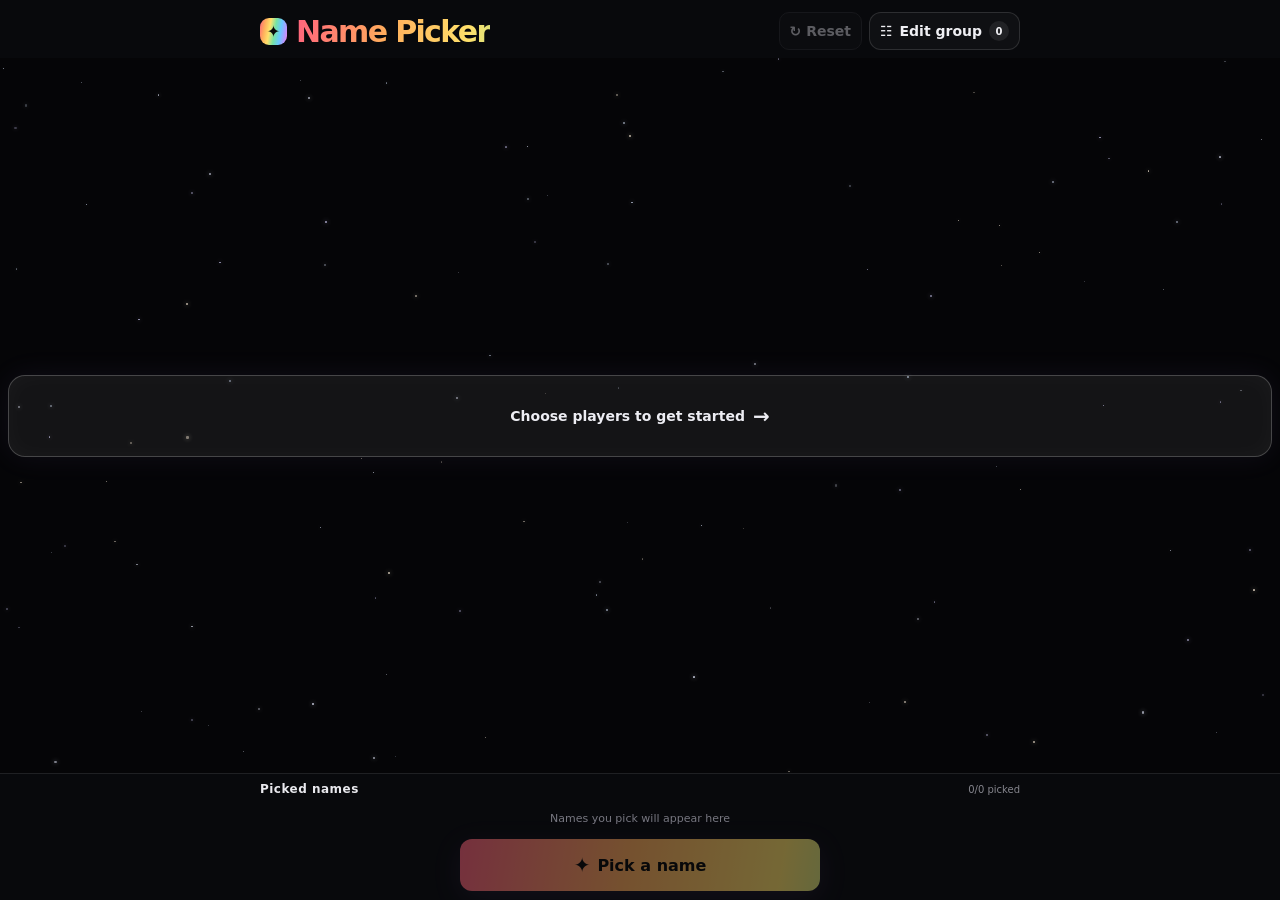
<file: index.html>
<!doctype html>
<html lang="en">
<head>
  <meta charset="utf-8">
  <meta name="viewport" content="width=device-width, initial-scale=1, viewport-fit=cover">
  <meta name="theme-color" content="#050505">
  <title>Name Picker</title>
  <meta name="description" content="A colorful space-themed picker for randomly choosing a name from your group.">
  <meta property="og:title" content="Name Picker">
  <meta property="og:description" content="A colorful space-themed picker for randomly choosing a name from your group.">
  <meta property="og:image" content="assets/name-picker-social-preview.png">
  <meta property="og:image:type" content="image/png">
  <meta property="og:image:width" content="1734">
  <meta property="og:image:height" content="907">
  <meta name="twitter:card" content="summary_large_image">
  <meta name="twitter:title" content="Name Picker">
  <meta name="twitter:description" content="A colorful space-themed picker for randomly choosing a name from your group.">
  <meta name="twitter:image" content="assets/name-picker-social-preview.png">
  <link rel="stylesheet" href="styles.css">
  <script src="app.js" defer></script>
</head>
<body data-page="draw">
  <main class="draw-screen">
    <div class="ambient-sky" aria-hidden="true"></div>
    <header class="draw-topbar">
      <div class="brand"><span class="brand-mark" aria-hidden="true">✦</span><h1><span class="rainbow-text">Name Picker</span></h1></div>
      <div class="top-actions">
        <button class="draw-reset-button" id="draw-reset-button" type="button" disabled>↻ Reset</button>
        <a class="group-nav" href="group.html" aria-label="Edit group"><span aria-hidden="true">☷</span> Edit group <span class="nav-count" id="draw-group-count">0</span></a>
      </div>
    </header>

    <section class="draw-stage" aria-labelledby="draw-title">
      <h2 class="sr-only" id="draw-title">Who's next?</h2>
      <div class="reel" id="reel" aria-live="polite" aria-label="Name picker animation">
        <div class="reel-placeholder" id="reel-placeholder">Tap Pick a name to begin</div>
        <div class="reel-track" id="reel-track" hidden></div>
        <div class="selection-window" aria-hidden="true"></div>
      </div>
    </section>

    <footer class="draw-bottom">
      <section class="history-panel" aria-labelledby="history-title">
        <div class="history-heading"><h2 id="history-title">Picked names</h2><span class="history-count" id="history-count">0 picked</span></div>
        <div class="history-list" id="history-list"><span class="history-empty">Names you pick will appear here</span></div>
      </section>
      <div class="draw-controls">
        <button class="draw-button" id="draw-button" type="button" disabled><span class="button-icon" aria-hidden="true">✦</span><span id="draw-button-label">Pick a name</span></button>
        <div class="load-error" id="load-error" role="alert" hidden></div>
      </div>
    </footer>
  </main>
</body>
</html>
</file>
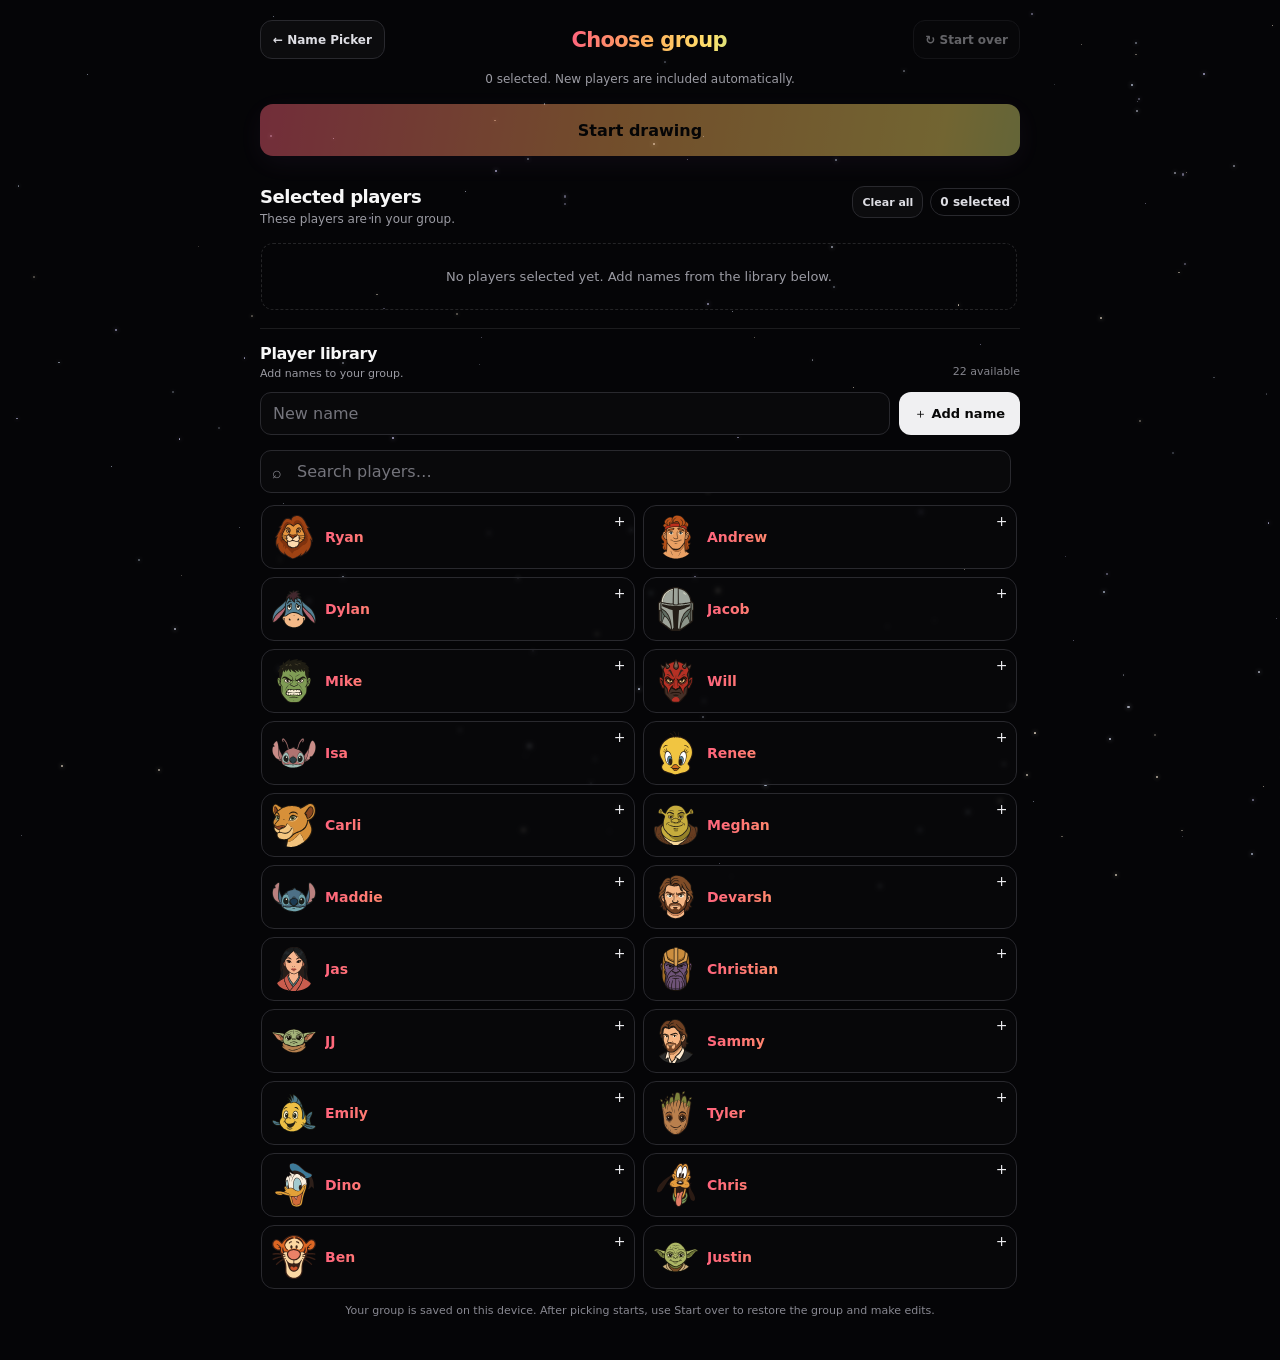
<file: group.html>
<!doctype html>
<html lang="en">
<head>
  <meta charset="utf-8">
  <meta name="viewport" content="width=device-width, initial-scale=1, viewport-fit=cover">
  <meta name="theme-color" content="#050505">
  <title>Choose Group · Name Picker</title>
  <meta name="description" content="Build a group for Name Picker, a colorful space-themed random name picker.">
  <meta property="og:title" content="Name Picker">
  <meta property="og:description" content="A colorful space-themed picker for randomly choosing a name from your group.">
  <meta property="og:image" content="assets/name-picker-social-preview.png">
  <meta property="og:image:type" content="image/png">
  <meta property="og:image:width" content="1734">
  <meta property="og:image:height" content="907">
  <meta name="twitter:card" content="summary_large_image">
  <meta name="twitter:title" content="Name Picker">
  <meta name="twitter:description" content="A colorful space-themed picker for randomly choosing a name from your group.">
  <meta name="twitter:image" content="assets/name-picker-social-preview.png">
  <link rel="stylesheet" href="styles.css">
  <script src="app.js" defer></script>
</head>
<body data-page="group">
  <div class="ambient-sky" aria-hidden="true"></div>
  <main class="group-screen">
    <div class="group-app">
      <header class="group-topbar">
        <a class="secondary-button back-button" href="index.html">← Name Picker</a>
        <h1 class="group-title"><span class="rainbow-text">Choose group</span></h1>
        <button class="reset-button" id="reset-button" type="button" disabled>↻ Start over</button>
      </header>

      <p class="group-status" id="group-status" aria-live="polite">Select players to include in the picker.</p>
      <button class="draw-button start-drawing-button" id="start-drawing" type="button" disabled>Start drawing</button>
      <section class="roster-panel" aria-labelledby="roster-title">
        <div class="roster-heading">
          <div><h2 id="roster-title">Selected players</h2><p>These players are in your group.</p></div>
          <div class="selected-heading-actions">
            <button class="secondary-button clear-selected-button" id="clear-all" type="button">Clear all</button>
            <span class="count-badge" id="selected-count">0 selected</span>
          </div>
        </div>
        <div class="player-list selected-list" id="selected-list" aria-label="Selected players"></div>

        <div class="library-divider">
          <div><h2>Player library</h2><p>Add names to your group.</p></div>
          <span class="list-count" id="list-count">Loading players…</span>
        </div>
        <form class="add-form" id="add-form">
          <label class="sr-only" for="add-input">Add a player</label>
          <input class="add-input" id="add-input" type="text" maxlength="40" placeholder="New name" autocomplete="off">
          <button class="add-button" type="submit">＋ Add name</button>
        </form>
        <div class="tools">
          <label class="search-wrap"><span class="sr-only">Search players</span><span class="search-icon" aria-hidden="true">⌕</span><input id="search-input" class="search-input" type="search" placeholder="Search players…" autocomplete="off"></label>
        </div>
        <div class="player-list library-list" id="player-list" aria-label="Available players"></div>
        <p class="notice" id="group-notice">Your group is saved on this device. After picking starts, use Start over to restore the group and make edits.</p>
      </section>
    </div>
  </main>
</body>
</html>
</file>
<file: styles.css>
:root {
  color-scheme: dark;
  font-family: Inter, ui-sans-serif, system-ui, -apple-system, BlinkMacSystemFont, "Segoe UI", sans-serif;
  color: #f7f7f7;
  background: #050507;
  font-synthesis: none;
  --muted: #9b9ba3;
  --line: #29292e;
  --panel: #111113;
  --rainbow: linear-gradient(100deg, #ff637d 0%, #ffad5c 19%, #ffe16b 36%, #76e3a5 54%, #69c8ff 72%, #b497ff 88%, #ff82d4 100%);
}

* { box-sizing: border-box; }
[hidden] { display: none !important; }
html, body { width: 100%; height: 100%; margin: 0; }
body {
  min-width: 320px;
  background: #050507;
  color: #f7f7f7;
}
body[data-page="draw"] { overflow: hidden; }
body[data-page="group"] { overflow-x: hidden; overflow-y: auto; }
body[data-page="draw"] > .draw-screen, body[data-page="group"] > .group-screen { position: relative; z-index: 1; }
.ambient-sky { position: fixed; z-index: 0; inset: 0; overflow: hidden; pointer-events: none; }
.draw-screen > .ambient-sky { z-index: 2; }
.ambient-star { position: absolute; width: var(--star-size, 2px); height: var(--star-size, 2px); border-radius: 50%; background: var(--star-color, #e6e9ff); opacity: var(--star-opacity, .55); box-shadow: 0 0 5px var(--star-color, #e6e9ff); }
.ambient-star.twinkle { animation: star-twinkle var(--twinkle-time, 5s) ease-in-out infinite alternate; }
@keyframes star-twinkle { from { opacity: .2; } to { opacity: .85; } }
.shooting-star { position: absolute; width: var(--star-length, 120px); height: var(--star-width, 2px); border-radius: 50%; opacity: 0; background: linear-gradient(90deg, transparent, var(--star-color) 45%, #fff 100%); box-shadow: 0 0 8px 1px var(--star-color); transform-origin: left center; animation: star-flight var(--flight-time, 2.5s) linear forwards; }
.shooting-star::after { position: absolute; top: 50%; right: 0; width: 4px; height: 4px; border-radius: 50%; background: #fff; box-shadow: 0 0 9px 3px var(--star-color); content: ""; transform: translate(50%, -50%); }
@keyframes star-flight {
  0% { opacity: 0; transform: translate(0, 0) rotate(var(--star-angle)) scaleX(.15); }
  12% { opacity: .8; transform: translate(0, 0) rotate(var(--star-angle)) scaleX(1); }
  78% { opacity: .65; transform: translate(var(--star-dx), var(--star-dy)) rotate(var(--star-angle)) scaleX(1); }
  100% { opacity: 0; transform: translate(var(--star-dx), var(--star-dy)) rotate(var(--star-angle)) scaleX(.15); }
}
button, input { font: inherit; }
button, a { color: inherit; }
button:focus-visible, a:focus-visible, input:focus-visible { outline: 2px solid #aebcff; outline-offset: 3px; }
button:disabled { cursor: not-allowed; opacity: .44; }

.rainbow-text, .player-name {
  color: transparent;
  background: var(--rainbow);
  background-size: 250% 100%;
  background-position: 0% 50%;
  background-clip: text;
  -webkit-background-clip: text;
  animation: rainbow-flow 4s ease-in-out infinite alternate;
}
@keyframes rainbow-flow {
  from { background-position: 0% 50%; }
  to { background-position: 100% 50%; }
}
.brand { display: flex; align-items: center; gap: 9px; }
.brand-mark { display: grid; width: 27px; height: 27px; flex: 0 0 auto; place-items: center; border-radius: 9px; background: var(--rainbow); color: #090909; font-size: 16px; font-weight: 900; }
.brand h1 { margin: 0; font-size: clamp(23px, 6vw, 30px); letter-spacing: -.055em; line-height: 1.1; }
.secondary-button, .reset-button, .add-button, .draw-button, .group-nav {
  display: inline-flex;
  align-items: center;
  justify-content: center;
  gap: 7px;
  border: 1px solid var(--line);
  border-radius: 12px;
  cursor: pointer;
  font-weight: 800;
  text-decoration: none;
  transition: transform .16s ease, opacity .16s ease, background .16s ease;
}
.secondary-button, .reset-button { min-height: 38px; padding: 7px 11px; background: #ffffff08; color: #dedee4; font-size: 12px; }
.secondary-button:hover:not(:disabled), .reset-button:hover:not(:disabled) { background: #202024; }

/* The draw page is a fixed, full-viewport layout; only the group editor scrolls. */
.draw-screen {
  position: relative;
  display: flex;
  width: 100%;
  height: 100vh;
  height: 100dvh;
  flex-direction: column;
  align-items: center;
  gap: 6px;
  overflow: hidden;
  padding: max(12px, env(safe-area-inset-top)) 16px 0;
}
.draw-topbar, .group-topbar { display: flex; align-items: center; justify-content: space-between; gap: 10px; }
.draw-topbar { position: relative; z-index: 4; width: 100vw; flex: 0 0 auto; margin-top: calc(-1 * max(12px, env(safe-area-inset-top))); padding: max(12px, env(safe-area-inset-top)) max(11px, calc((100vw - 760px) / 2)) 8px; background: #08090c; }
.top-actions { display: flex; align-items: center; gap: 7px; }
.group-nav { height: 38px; min-height: 38px; flex: 0 0 auto; padding: 6px 10px; border-color: #ffffff20; background: #ffffff08; color: #efeff3; font-size: 14px; }
.group-nav:hover { background: #ffffff14; }
.nav-count { display: grid; min-width: 20px; height: 20px; place-items: center; padding: 0 5px; border-radius: 99px; background: #ffffff14; font-size: 10px; }
.draw-stage { position: absolute; z-index: 0; inset: 0; display: flex; width: 100%; min-height: 0; flex-direction: column; align-items: stretch; justify-content: stretch; }
.draw-panel { width: min(100%, 560px); padding: clamp(16px, 4vw, 27px); border: 1px solid var(--line); border-radius: 20px; background: color-mix(in srgb, var(--panel) 94%, transparent); box-shadow: 0 20px 70px #0007; text-align: center; }
.panel-label { margin: 0 0 10px; color: var(--muted); font-size: 11px; font-weight: 750; letter-spacing: .14em; text-transform: uppercase; }
.reel { position: relative; display: grid; width: 100%; height: 100%; min-height: 0; flex: 1 1 auto; place-items: center; overflow: hidden; isolation: isolate; }
.reel::before, .reel::after { position: absolute; z-index: 1; right: 0; left: 0; height: clamp(42px, 10svh, 100px); content: ""; pointer-events: none; }
.reel::before { top: 0; background: linear-gradient(#050507, transparent); }
.reel::after { bottom: 0; background: linear-gradient(transparent, #050507); }
.reel-track { position: absolute; z-index: 0; top: 0; left: 0; width: 100%; will-change: transform; }
.selection-window { position: absolute; z-index: 2; top: var(--selection-center, 50%); right: 8px; left: 8px; height: 82px; border: 1px solid #ffffff36; border-radius: 17px; background: #ffffff10; box-shadow: inset 0 0 25px #ffffff08, 0 0 30px #a88cff12; transform: translateY(-50%); pointer-events: none; }
.reel-row { display: flex; height: 82px; align-items: center; justify-content: center; gap: 10px; padding: 0 14px; font-size: clamp(28px, 8vw, 48px); font-weight: 850; letter-spacing: -.035em; }
.reel-row img { width: 54px; height: 54px; flex: 0 0 auto; object-fit: contain; }
.reel-row .rainbow-text { max-width: calc(100% - 68px); overflow: hidden; animation-delay: var(--reel-rainbow-delay, 0s); text-overflow: ellipsis; white-space: nowrap; }
.reel-row.winner-reveal { animation: picked-row-pop 1.6s cubic-bezier(.2,.8,.25,1); }
@keyframes picked-row-pop {
  0%, 100% { transform: scale(1); }
  12.5%, 75% { transform: scale(1.16); }
}
.reel-placeholder { position: absolute; z-index: 3; top: var(--selection-center, 50%); left: 0; width: 100%; padding: 0 8px; color: #777780; text-align: center; font-size: 14px; font-weight: 650; transform: translateY(-50%); }
.group-picker-link { display: inline-flex; align-items: center; justify-content: center; gap: 8px; color: #ededf3; text-decoration: none; }
.group-picker-link:focus-visible { border-radius: 6px; outline: 2px solid #aebcff; outline-offset: 4px; }
.group-picker-arrow { font-size: 20px; line-height: 1; transition: transform .16s ease; }
@media (hover: hover) and (pointer: fine) {
  .group-picker-link:hover .group-picker-arrow { transform: translateX(3px); }
}
.result { min-height: 22px; margin: 9px 0 13px; color: var(--muted); font-size: 13px; }
.draw-button { width: min(100%, 360px); min-height: 52px; padding: 12px 20px; border: 0; color: #080808; background: var(--rainbow); background-size: 250% 100%; background-position: 0% 50%; animation: rainbow-flow 4s ease-in-out infinite alternate; font-size: 16px; box-shadow: 0 7px 28px #d98bff20; }
.draw-button:hover:not(:disabled), .add-button:hover:not(:disabled) { transform: translateY(-2px); }
.draw-reset-button { display: inline-flex; height: 38px; min-height: 38px; align-items: center; justify-content: center; padding: 6px 10px; border: 1px solid var(--line); border-radius: 10px; background: #ffffff08; color: #c7c7ce; cursor: pointer; font-size: 14px; font-weight: 750; }
.draw-reset-button:hover:not(:disabled) { background: #202024; }
.button-icon { font-size: 20px; line-height: 1; }
.draw-bottom { position: relative; z-index: 4; display: flex; width: 100vw; flex: 0 0 auto; flex-direction: column; gap: 0; margin: auto 0 0; padding-bottom: max(9px, env(safe-area-inset-bottom)); background: #08090c; }
.draw-controls { position: relative; width: 100%; flex: 0 0 auto; padding: 0 max(11px, calc((100vw - 560px) / 2)); background: transparent; text-align: center; }
.load-error { margin-top: 10px; padding: 12px; border: 1px solid #6b4545; border-radius: 12px; color: #ffc0c0; background: #241313; font-size: 12px; line-height: 1.5; }
.history-panel { position: relative; width: 100%; flex: 0 0 auto; margin: 0; padding: 8px max(11px, calc((100vw - 760px) / 2)) 2px; border-top: 1px solid #ffffff18; background: transparent; }
.history-heading { display: flex; align-items: center; justify-content: space-between; gap: 8px; margin-bottom: 5px; }
.history-heading h2 { margin: 0; color: #e9e9ee; font-size: 12px; font-weight: 750; letter-spacing: .04em; }
.history-count { color: #85858d; font-size: 10px; }
.history-list { display: flex; flex-wrap: nowrap; align-items: center; justify-content: flex-start; gap: 4px; overflow-x: auto; padding: 2px 0 4px; scrollbar-width: none; }
.history-list::-webkit-scrollbar { display: none; }
.history-empty { display: flex; min-height: 30px; flex: 1 0 100%; align-items: center; justify-content: center; padding: 3px 0; color: #777780; text-align: center; font-size: 11px; }
.history-chip { display: inline-flex; min-width: 0; align-items: center; gap: 4px; padding: 3px 6px; border: 1px solid #ffffff14; border-radius: 99px; background: #ffffff07; }
.history-chip { flex: 0 0 auto; }
.history-chip img { width: 24px; height: 24px; flex: 0 0 auto; object-fit: contain; }
.history-name { overflow: hidden; font-size: 14px; font-weight: 750; text-overflow: ellipsis; white-space: nowrap; }

/* Group selector */
.group-screen { width: 100%; min-height: 100vh; min-height: 100dvh; overflow: visible; }
.group-app { width: min(100% - 32px, 760px); margin: 0 auto; padding: max(20px, env(safe-area-inset-top)) 0 max(24px, env(safe-area-inset-bottom)); }
.group-topbar { margin-bottom: 13px; }
.group-topbar .secondary-button, .group-topbar .reset-button { min-height: 39px; }
.group-title { margin: 0; text-align: center; font-size: clamp(17px, 4vw, 21px); font-weight: 800; letter-spacing: -.03em; }
.group-status { min-height: 20px; margin: 0 0 12px; color: var(--muted); text-align: center; font-size: 12px; }
.roster-panel { padding: clamp(8px, 2vw, 16px) 0; border: 0; border-radius: 0; background: transparent; box-shadow: none; }
.roster-heading { display: flex; align-items: flex-start; justify-content: space-between; gap: 12px; margin-bottom: 16px; }
.roster-heading h2 { margin: 0; font-size: 18px; letter-spacing: -.025em; }
.roster-heading p { margin: 5px 0 0; color: var(--muted); font-size: 12px; }
.selected-heading-actions { display: flex; flex: 0 0 auto; align-items: center; gap: 7px; }
.selected-heading-actions .clear-selected-button { height: 32px; min-height: 32px; padding: 5px 9px; font-size: 11px; }
.start-drawing-button { width: 100%; min-height: 52px; margin: 0 0 14px; padding: 12px 20px; border-radius: 13px; font-size: 16px; }
.library-divider { display: flex; align-items: flex-end; justify-content: space-between; gap: 10px; margin: 17px 0 12px; padding-top: 15px; border-top: 1px solid #ffffff18; }
.library-divider h2 { margin: 0; font-size: 16px; letter-spacing: -.02em; }
.library-divider p { margin: 4px 0 0; color: var(--muted); font-size: 11px; }
.list-count { flex: 0 0 auto; padding-bottom: 2px; color: #85858d; font-size: 11px; }
.count-badge { flex: 0 0 auto; padding: 6px 9px; border: 1px solid var(--line); border-radius: 99px; color: #dedee4; font-size: 12px; font-weight: 700; }
.tools { display: grid; grid-template-columns: minmax(0, 1fr) auto; gap: 9px; margin-bottom: 11px; }
.search-wrap { position: relative; }
.search-icon { position: absolute; top: 50%; left: 12px; color: #85858d; transform: translateY(-50%); pointer-events: none; }
.search-input, .add-input { width: 100%; min-width: 0; height: 43px; padding: 0 12px; border: 1px solid var(--line); border-radius: 11px; outline: 0; background: #09090b; color: #f7f7f7; }
.search-input { padding-left: 36px; }
.search-input::placeholder, .add-input::placeholder { color: #74747c; }
.selection-tools { display: flex; gap: 7px; }
.secondary-button { min-height: 43px; padding-inline: 12px; }
.add-form { display: grid; grid-template-columns: minmax(0, 1fr) auto; gap: 9px; margin-bottom: 15px; }
.add-button { min-height: 43px; padding: 0 15px; border: 0; color: #080808; background: #f0f0f2; font-size: 13px; }
.add-button:disabled { background: #e2e2e5; }
.list-meta { display: flex; justify-content: space-between; gap: 10px; margin: 0 1px 9px; color: #81818a; font-size: 11px; }
.player-list { display: grid; grid-template-columns: repeat(2, minmax(0, 1fr)); gap: 8px; padding: 1px 3px 1px 1px; }
.player-card { position: relative; display: flex; min-width: 0; align-items: center; gap: 9px; padding: 9px 34px 9px 10px; border: 1px solid #29292e; border-radius: 13px; background: #0a0a0c80; color: inherit; cursor: pointer; font: inherit; text-align: left; backdrop-filter: blur(2px); transition: border-color .15s, background .15s, opacity .15s; }
.player-card.selected { border-color: #77717e; background: #17151a99; }
.player-card:disabled { opacity: 1; cursor: not-allowed; }
.player-card.drawn { opacity: .55; }
.avatar { width: 44px; height: 44px; flex: 0 0 auto; object-fit: contain; }
.player-copy { min-width: 0; flex: 1; }
.player-name { display: block; overflow: hidden; font-size: 14px; font-weight: 800; text-overflow: ellipsis; white-space: nowrap; }
.player-action { position: absolute; top: 5px; right: 5px; display: grid; width: 19px; height: 19px; place-items: center; padding: 0; border: 0; border-radius: 0; background: transparent; color: #eeeeF2; cursor: pointer; font-size: 14px; line-height: 1; }
.player-action:hover:not(:disabled) { background: #ffffff1a; }
@media (hover: hover) and (pointer: fine) {
  .player-card:hover { border-color: #575760; background: #10101399; }
}
.selected-empty { padding-block: 16px; border: 1px dashed #ffffff20; border-radius: 12px; }
.empty-list { grid-column: 1 / -1; padding: 25px 10px; color: var(--muted); text-align: center; font-size: 13px; }
.notice { margin: 13px 0 0; color: #888891; text-align: center; font-size: 11px; line-height: 1.5; }
.sr-only { position: absolute; width: 1px; height: 1px; padding: 0; overflow: hidden; clip: rect(0, 0, 0, 0); white-space: nowrap; border: 0; }

@media (max-width: 520px) {
  .draw-screen { gap: 5px; padding-right: 11px; padding-left: 11px; }
  .draw-topbar { gap: 5px; }
  .draw-topbar .brand { gap: 6px; }
  .draw-topbar .brand-mark { width: 23px; height: 23px; font-size: 14px; }
  .draw-topbar .brand h1 { font-size: clamp(20px, 5.5vw, 25px); }
  .top-actions { gap: 4px; }
  .draw-reset-button, .group-nav { height: 32px; min-height: 32px; gap: 3px; padding: 4px 5px; font-size: 12px; }
  .nav-count { min-width: 17px; height: 17px; padding-inline: 3px; }
  .draw-controls { width: 100%; }
  .result { margin: 4px 0 8px; }
  .draw-button { width: 100%; min-height: 50px; }
  .group-app { width: min(100% - 22px, 760px); }
  .group-topbar { gap: 6px; }
  .group-topbar .secondary-button, .group-topbar .reset-button { padding-inline: 9px; font-size: 11px; }
  .roster-panel { padding: 8px 0; }
  .roster-heading { flex-wrap: wrap; }
  .selected-heading-actions { margin-left: auto; }
  .player-list { gap: 6px; }
  .player-card { gap: 7px; padding: 8px 30px 8px 7px; }
  .avatar { width: 40px; height: 40px; }
  .selection-tools { gap: 5px; }
  .secondary-button { padding-inline: 9px; font-size: 11px; }
  .tools { gap: 6px; }
  .history-panel { padding-top: 6px; }
  .history-chip { gap: 3px; padding: 2px 5px; }
  .history-chip img { width: 22px; height: 22px; }
  .history-name { font-size: 14px; }
}
@media (max-width: 370px) {
  .selection-tools { grid-column: 1 / -1; }
  .selection-tools .secondary-button { flex: 1; }
}
@media (max-height: 700px) {
  .draw-screen { gap: 3px; padding-top: max(7px, env(safe-area-inset-top)); padding-bottom: 0; }
  .brand-mark { width: 23px; height: 23px; }
  .brand h1 { font-size: 22px; }
  .group-nav { min-height: 34px; }
  .result { min-height: 18px; margin: 5px 0 8px; font-size: 12px; }
  .draw-button { min-height: 45px; padding-block: 9px; }
  .history-panel { padding-top: 5px; }
  .history-heading { margin-bottom: 3px; }
  .history-list { gap: 3px; }
  .history-chip { padding: 1px 4px; }
  .history-chip img { width: 13px; height: 13px; }
}
@media (prefers-reduced-motion: reduce) {
  *, *::before, *::after { scroll-behavior: auto !important; transition-duration: .01ms !important; animation: none !important; }
}
</file>
